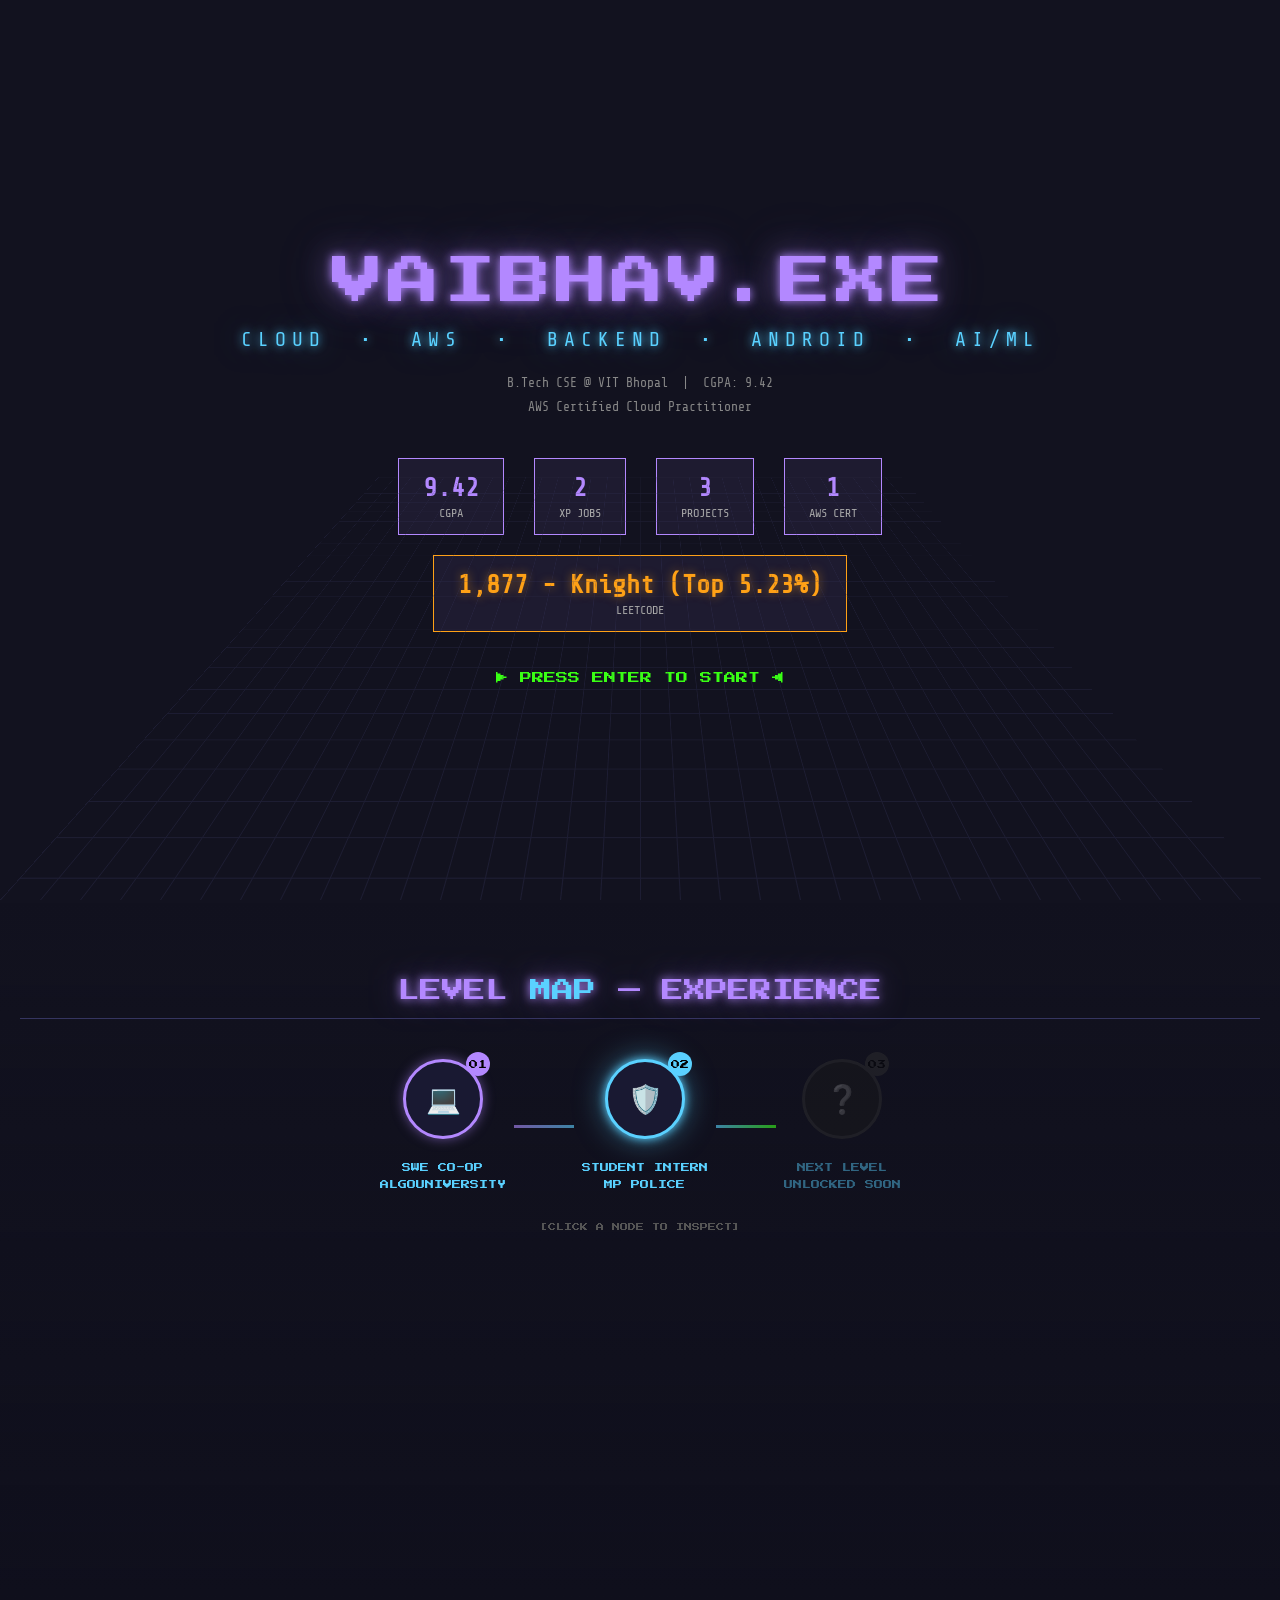
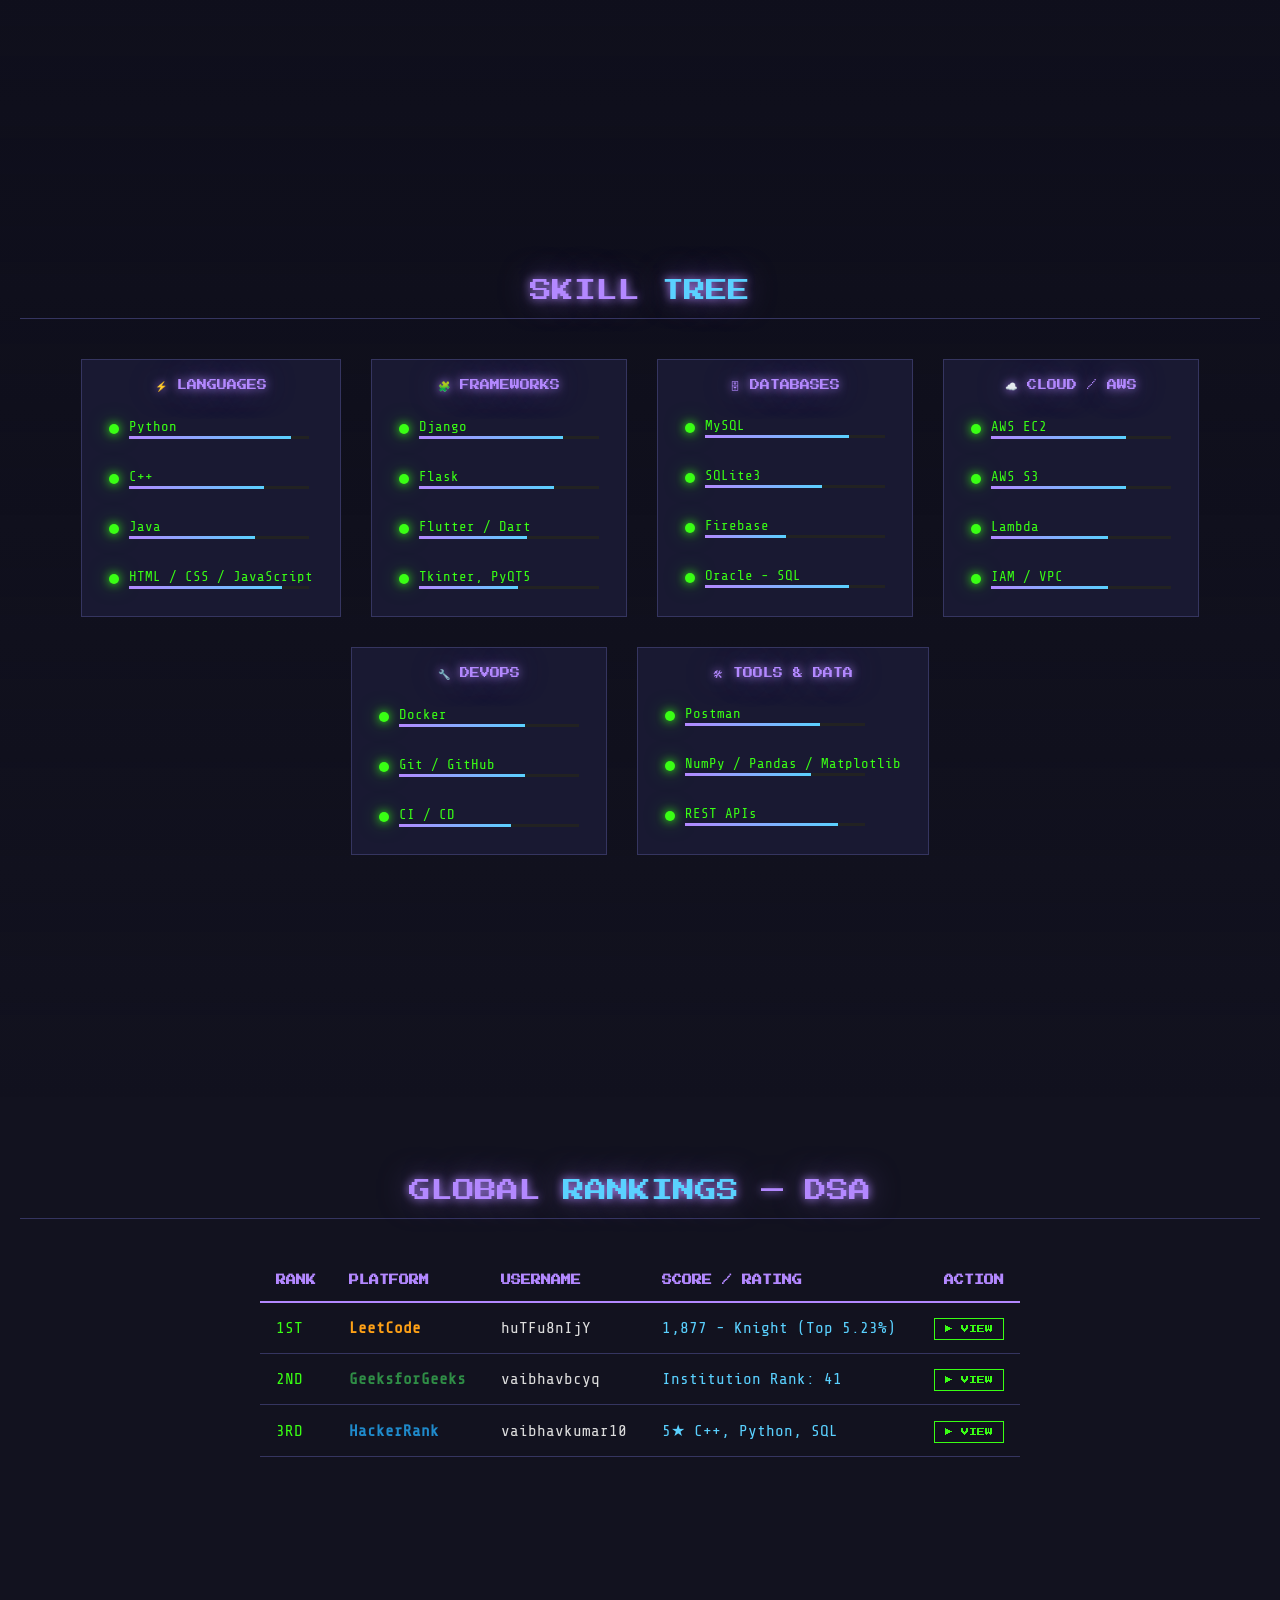
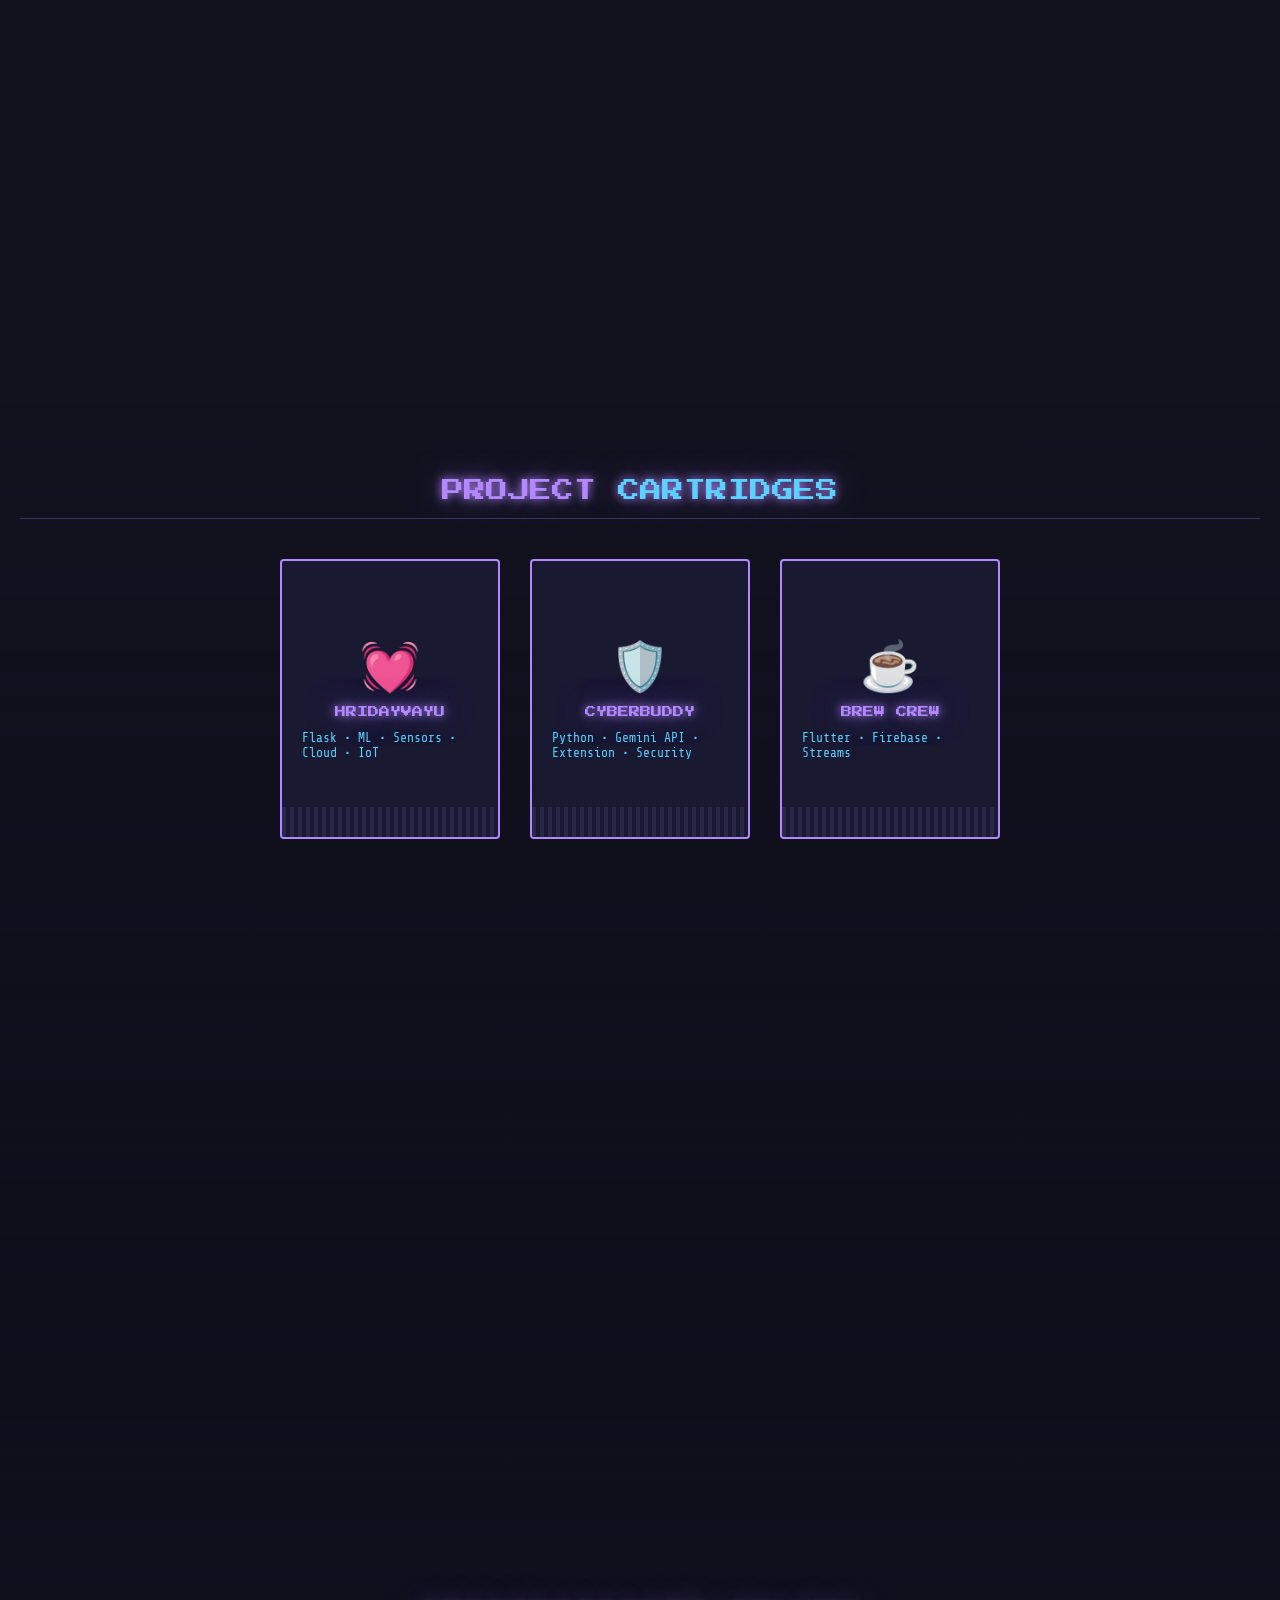
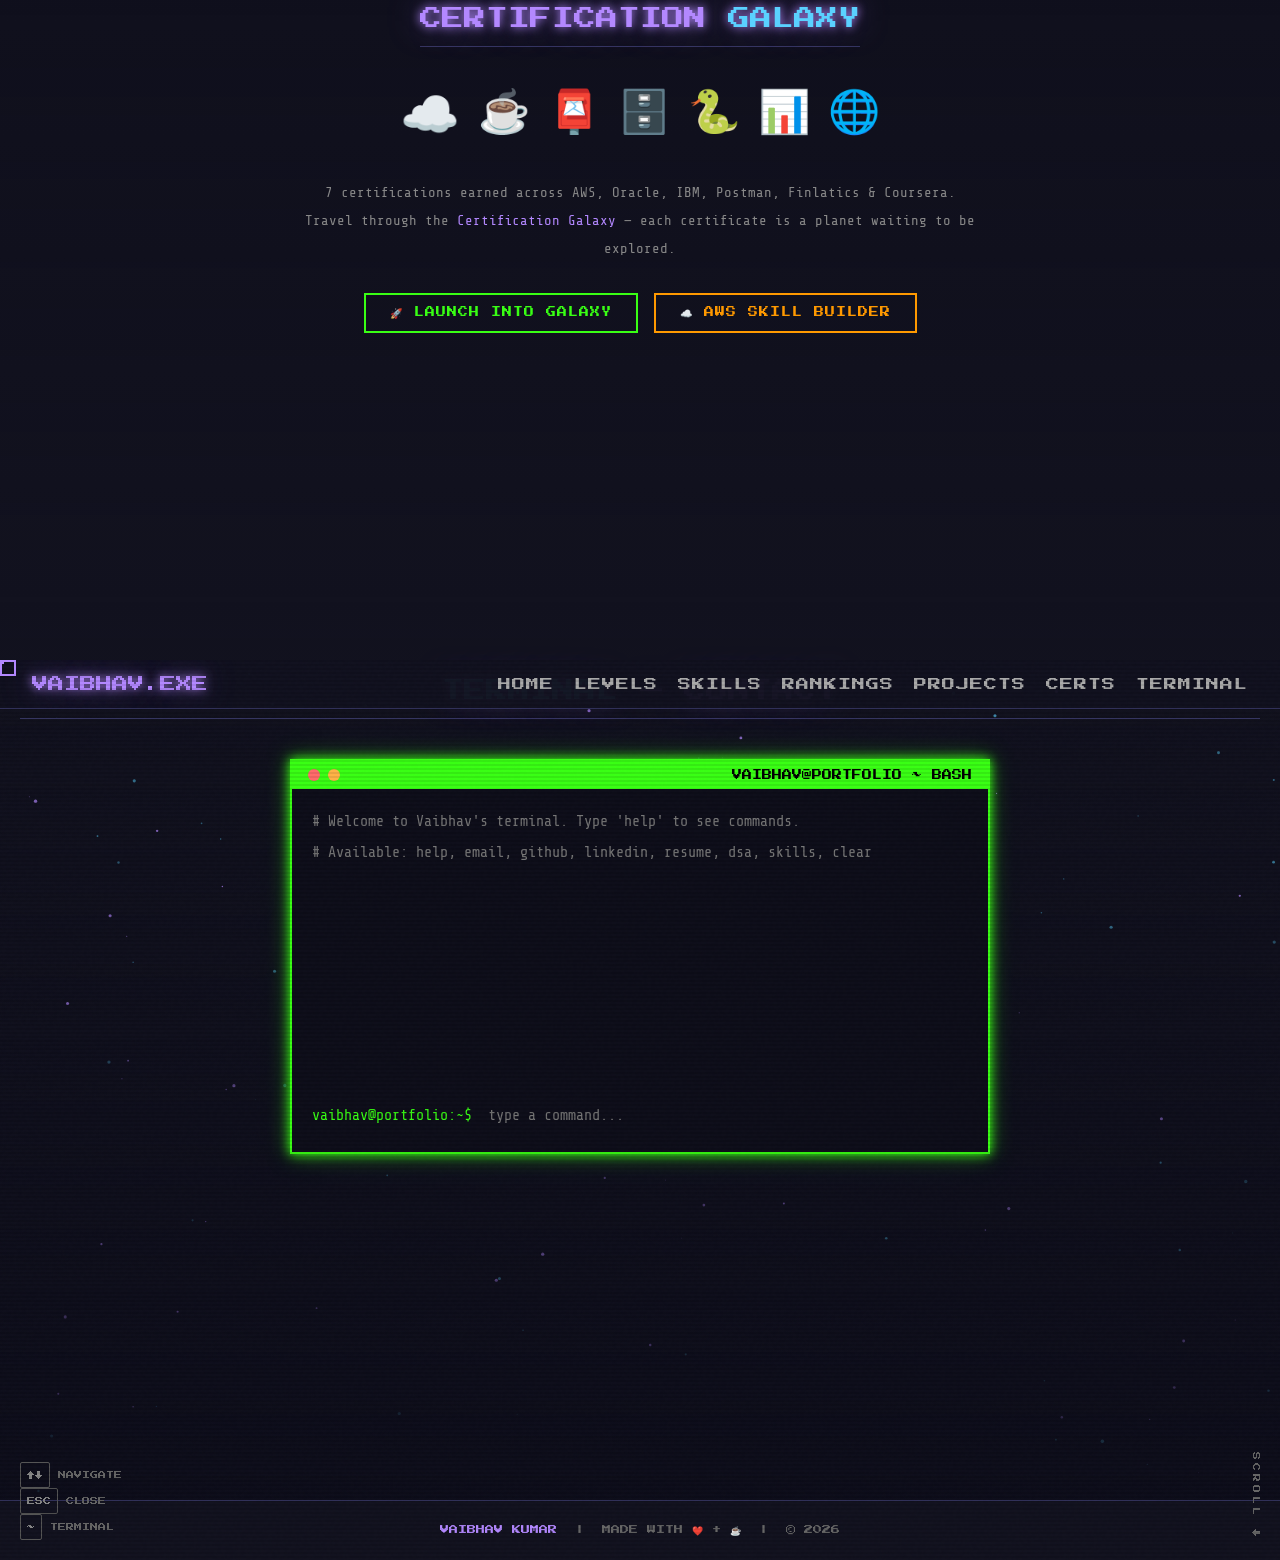
<file: index.html>
<!DOCTYPE html>
<html lang="en">

<head>
    <meta charset="UTF-8" />
    <meta name="viewport" content="width=device-width,initial-scale=1.0,viewport-fit=cover" />
    <title>VAIBHAV.EXE | Cloud • AWS • BACKEND • ANDROID • AI/ML</title>
    <meta name="description"
        content="Vaibhav Kumar — AWS Certified Cloud & Security Developer. Retro arcade interactive portfolio." />
    <meta name="author" content="Vaibhav Kumar" />
    <meta property="og:title" content="VAIBHAV.EXE" />
    <meta property="og:description" content="Cloud • AWS • BACKEND • ANDROID • AI/ML" />
    <link rel="icon"
        href="data:image/svg+xml,<svg xmlns='http://www.w3.org/2000/svg' viewBox='0 0 32 32'><rect width='32' height='32' fill='%230a0a0f'/><text y='24' font-size='24' fill='%23b388ff'>V</text></svg>" />
    <link rel="preconnect" href="https://fonts.googleapis.com" />
    <!-- OPT: non-blocking font load (media=print → onload swap) -->
    <link
        href="https://fonts.googleapis.com/css2?family=Press+Start+2P&family=VT323:wght@400&family=Share+Tech+Mono&display=swap"
        rel="stylesheet" media="print" onload="this.media='all'" />
    <noscript>
        <link href="https://fonts.googleapis.com/css2?family=Press+Start+2P&family=Share+Tech+Mono&display=swap"
            rel="stylesheet" />
    </noscript>

    <link rel="stylesheet" href="css/shared.css">
    <link rel="stylesheet" href="css/index.css">

</head>

<body>

    <!-- CUSTOM CURSOR -->
    <div id="cursor"></div>
    <div id="cursor-dot"></div>

    <!-- LOADER -->
    <div id="loader">
        <div class="loader-title">⚡ VAIBHAV.EXE</div>
        <div style="font-family:var(--mono);font-size:12px;color:#555;">Initializing portfolio subsystems...</div>
        <div class="loader-bar-wrap">
            <div class="loader-bar" id="loaderBar"></div>
        </div>
        <div class="loader-text" id="loaderText">Loading kernel...</div>
    </div>

    <!-- STARFIELD -->
    <canvas id="starfield"></canvas>


    <!-- NAV -->
    <nav id="nav" aria-label="Main Navigation">
        <div class="nav-logo">VAIBHAV.EXE</div>
        <div class="nav-links">
            <a href="#hero">HOME</a>
            <a href="#experience">LEVELS</a>
            <a href="#skills">SKILLS</a>
            <a href="#leaderboard">RANKINGS</a>
            <a href="#projects">PROJECTS</a>
            <a href="#certs">CERTS</a>
            <a href="#contact">TERMINAL</a>
        </div>
        <!-- Spaceship toggle (mobile only) -->
        <button id="ship-toggle" class="ship-toggle" aria-label="Open menu" aria-expanded="false">🚀</button>
    </nav>

    <div id="orbital-menu" class="orbital-menu" aria-hidden="true">
        <button class="orbital-close" id="orbital-close" aria-label="Close menu">✕</button>
        <div class="orbital-center">
            <span class="orbital-ship">🚀</span>
            <span class="orbital-ring"></span>
        </div>
        <a href="#hero" class="orbit-link" style="--i:0"><span class="orbit-emoji">🏠</span><span
                class="orbit-label">HOME</span></a>
        <a href="#experience" class="orbit-link" style="--i:1"><span class="orbit-emoji">⭐</span><span
                class="orbit-label">LEVELS</span></a>
        <a href="#skills" class="orbit-link" style="--i:2"><span class="orbit-emoji">🛸</span><span
                class="orbit-label">SKILLS</span></a>

        <a href="#leaderboard" class="orbit-link" style="--i:3"><span class="orbit-emoji">🏅</span><span
                class="orbit-label">RANKINGS</span></a>

        <a href="#projects" class="orbit-link" style="--i:4"><span class="orbit-emoji">🪐</span><span
                class="orbit-label">PROJECTS</span></a>
        <a href="#certs" class="orbit-link" style="--i:5"><span class="orbit-emoji">🏆</span><span
                class="orbit-label">CERTS</span></a>
        <a href="#contact" class="orbit-link" style="--i:6"><span class="orbit-emoji">💻</span><span
                class="orbit-label">TERMINAL</span></a>
    </div>


    <!-- ══════════ HERO ══════════ -->
    <section id="hero" aria-label="Hero">
        <div class="hero-grid"></div>
        <div class="hero-title">VAIBHAV.EXE</div>
        <div class="hero-sub">CLOUD &nbsp;•&nbsp; AWS &nbsp;•&nbsp; BACKEND &nbsp;•&nbsp; ANDROID &nbsp;•&nbsp; AI/ML
        </div>
        <div
            style="font-family:var(--mono);font-size:13px;color:#888;max-width:500px;text-align:center;line-height:1.8;">
            B.Tech CSE @ VIT Bhopal &nbsp;|&nbsp; CGPA: 9.42<br />
            AWS Certified Cloud Practitioner
        </div>
        <div class="hero-stats">
            <div class="stat-box">
                <div class="stat-num">9.42</div>
                <div class="stat-lbl">CGPA</div>
            </div>
            <div class="stat-box">
                <div class="stat-num" id="expCount">2</div>
                <div class="stat-lbl">XP JOBS</div>
            </div>
            <div class="stat-box">
                <div class="stat-num">3</div>
                <div class="stat-lbl">PROJECTS</div>
            </div>
            <div class="stat-box">
                <div class="stat-num">1</div>
                <div class="stat-lbl">AWS CERT</div>
            </div>
        </div>
        <a href="https://leetcode.com/u/huTFu8nIjY/" target="_blank" style="text-decoration: none; color: inherit;">
            <div class="stat-box" style="border-color: #ffa116;">
                <div class="stat-num" style="color: #ffa116; text-shadow: 0 0 10px #ffa11680;">1,877 - Knight (Top
                    5.23%)</div>
                <div class="stat-lbl">LEETCODE</div>
            </div>
        </a>
        <div class="hero-prompt">▶ PRESS ENTER TO START ◀</div>
    </section>

    <!-- ══════════ EXPERIENCE ══════════ -->
    <section id="experience" aria-label="Experience">
        <div class="sec-heading">LEVEL <span>MAP</span> — EXPERIENCE</div>
        <div class="level-map reveal">
            <div class="level-node" onclick="openPanel('lvl1')" tabindex="0"
                onkeydown="if(event.key==='Enter')openPanel('lvl1')" aria-label="AlgoUniversity">
                <div class="node-circle" title="AlgoUniversity">
                    💻
                    <div class="node-num">01</div>
                </div>
                <div class="node-label">SWE CO-OP<br />ALGOUNIVERSITY</div>
            </div>
            <div class="level-path"></div>
            <div class="level-node" onclick="openPanel('lvl2')" tabindex="0"
                onkeydown="if(event.key==='Enter')openPanel('lvl2')" aria-label="MP Police">
                <div class="node-circle" style="border-color:var(--blue);box-shadow:var(--glow-b);" title="MP Police">
                    🛡️
                    <div class="node-num" style="background:var(--blue);">02</div>
                </div>
                <div class="node-label">STUDENT INTERN<br />MP POLICE</div>
            </div>
            <div class="level-path" style="background:linear-gradient(90deg,var(--blue),var(--green));"></div>
            <div class="level-node" style="opacity:.45;" aria-label="Future">
                <div class="node-circle" style="border-color:#333;box-shadow:none;filter:grayscale(1);">
                    ❓
                    <div class="node-num" style="background:#333;">03</div>
                </div>
                <div class="node-label">NEXT LEVEL<br />UNLOCKED SOON</div>
            </div>
        </div>
        <p style="text-align:center;margin-top:30px;font-family:var(--pixel);font-size:8px;color:#555;">
            [CLICK A NODE TO INSPECT]
        </p>
    </section>

    <!-- EXPERIENCE PANELS -->
    <div class="exp-panel" id="panel-lvl1" role="dialog" aria-modal="true" aria-label="AlgoUniversity details">
        <div class="panel-box">
            <button class="panel-close" onclick="closePanel('lvl1')" aria-label="Close">✕</button>
            <div class="panel-title">💻 SWE CO-OP</div>
            <div class="panel-co">AlgoUniversity &nbsp;|&nbsp; <span style="color:#555;">Co-operative Education</span>
            </div>
            <div class="panel-body">
                <ul class="exp-list">
                    <li>⚡ Built scalable Online Judge using Django + SQLite3</li>
                    <li>🐳 Containerized with Docker & deployed on AWS EC2</li>
                    <li>🔐 Secure multi-language execution sandbox (Python/C++/Java)</li>
                    <li>📈 100+ daily submissions processed reliably</li>
                    <li>🧠 RBAC + real-time evaluation → 80% grading time reduced</li>
                    <li>🚀 CI/CD with GitHub Actions → 40% faster deployments</li>
                </ul>

                <div class="tech-tags">
                    <span>Django</span>
                    <span>Docker</span>
                    <span>AWS</span>
                    <span>CI/CD</span>
                    <span>Python</span>
                </div>

                <div class="exp-links">
                    <a href="https://code-forge.vaibhavkumar.me/" target="_blank" class="exp-btn live">▶ LIVE DEMO</a>
                    <a href="https://github.com/Vaibhav-Kumar10/OJ-Project" target="_blank" class="exp-btn code">⚡
                        SOURCE</a>
                </div>

            </div>
        </div>
    </div>

    <!-- Panels for experience -->
    <div class="exp-panel" id="panel-lvl2" role="dialog" aria-modal="true" aria-label="MP Police details">
        <div class="panel-box" style="border-color:var(--blue);box-shadow:var(--glow-b);">
            <button class="panel-close" onclick="closePanel('lvl2')" aria-label="Close">✕</button>
            <div class="panel-title">🛡️ STUDENT INTERN</div>
            <div class="panel-co">Madhya Pradesh Police &nbsp;|&nbsp; <span style="color:#555;">Cybersecurity
                    Division</span></div>
            <div class="panel-body">
                <ul class="exp-list">
                    <li>🛡️ Worked with Cyber Crime Cell & Forensic Unit</li>
                    <li>📊 Researched 10+ real-world cyber attack patterns</li>
                    <li>🎤 Conducted security awareness sessions for 300+ students</li>
                    <li>🚨 Covered phishing, SIM swap, ATM fraud prevention</li>
                    <li>🏛️ Exposure to government-scale security operations</li>
                </ul>

                <div class="tech-tags">
                    <span>Cybersecurity</span>
                    <span>Digital Forensics</span>
                    <span>Threat Analysis</span>
                    <span>Awareness Training</span>
                </div>
            </div>
        </div>
    </div>

    <!-- ══════════ SKILLS ══════════ -->
    <section id="skills" aria-label="Skills">
        <div class="sec-heading">SKILL <span>TREE</span></div>
        <div class="skill-tree reveal">


            <!-- ══════════ LANGUAGES ══════════ -->
            <div class="skill-branch">
                <div class="branch-title">⚡ LANGUAGES</div>
                <div class="skill-node unlocked">
                    <div class="s-dot"></div>
                    <div>
                        <div class="s-name">Python</div>
                        <div class="xp-bar">
                            <div class="xp-fill" data-w="90"></div>
                        </div>
                    </div>
                </div>

                <div class="skill-node unlocked">
                    <div class="s-dot"></div>
                    <div>
                        <div class="s-name">C++</div>
                        <div class="xp-bar">
                            <div class="xp-fill" data-w="75"></div>
                        </div>
                    </div>
                </div>

                <div class="skill-node unlocked">
                    <div class="s-dot"></div>
                    <div>
                        <div class="s-name">Java</div>
                        <div class="xp-bar">
                            <div class="xp-fill" data-w="70"></div>
                        </div>
                    </div>
                </div>

                <div class="skill-node unlocked">
                    <div class="s-dot"></div>
                    <div>
                        <div class="s-name">HTML / CSS / JavaScript</div>
                        <div class="xp-bar">
                            <div class="xp-fill" data-w="85"></div>
                        </div>
                    </div>
                </div>
            </div>

            <!-- ══════════ FRAMEWORKS ══════════ -->
            <div class="skill-branch">
                <div class="branch-title">🧩 FRAMEWORKS</div>

                <div class="skill-node unlocked">
                    <div class="s-dot"></div>
                    <div>
                        <div class="s-name">Django</div>
                        <div class="xp-bar">
                            <div class="xp-fill" data-w="80"></div>
                        </div>
                    </div>
                </div>

                <div class="skill-node unlocked">
                    <div class="s-dot"></div>
                    <div>
                        <div class="s-name">Flask</div>
                        <div class="xp-bar">
                            <div class="xp-fill" data-w="75"></div>
                        </div>
                    </div>
                </div>

                <div class="skill-node unlocked">
                    <div class="s-dot"></div>
                    <div>
                        <div class="s-name">Flutter / Dart</div>
                        <div class="xp-bar">
                            <div class="xp-fill" data-w="60"></div>
                        </div>
                    </div>
                </div>

                <div class="skill-node unlocked">
                    <div class="s-dot"></div>
                    <div>
                        <div class="s-name">Tkinter, PyQT5</div>
                        <div class="xp-bar">
                            <div class="xp-fill" data-w="55"></div>
                        </div>
                    </div>
                </div>
            </div>


            <!-- ══════════ DATABASES ══════════ -->
            <div class="skill-branch">
                <div class="branch-title">🗄 DATABASES</div>

                <div class="skill-node unlocked">
                    <div class="s-dot"></div>
                    <div>
                        <div class="s-name">MySQL</div>
                        <div class="xp-bar">
                            <div class="xp-fill" data-w="80"></div>
                        </div>
                    </div>
                </div>

                <div class="skill-node unlocked">
                    <div class="s-dot"></div>
                    <div>
                        <div class="s-name">SQLite3</div>
                        <div class="xp-bar">
                            <div class="xp-fill" data-w="65"></div>
                        </div>
                    </div>
                </div>

                <div class="skill-node unlocked">
                    <div class="s-dot"></div>
                    <div>
                        <div class="s-name">Firebase</div>
                        <div class="xp-bar">
                            <div class="xp-fill" data-w="45"></div>
                        </div>
                    </div>

                </div>
                <div class="skill-node unlocked">
                    <div class="s-dot"></div>
                    <div>
                        <div class="s-name">Oracle - SQL</div>
                        <div class="xp-bar">
                            <div class="xp-fill" data-w="80"></div>
                        </div>
                    </div>
                </div>
            </div>

            <!-- ══════════ CLOUD & AWS ══════════ -->
            <div class="skill-branch">
                <div class="branch-title">☁️ CLOUD / AWS</div>

                <div class="skill-node unlocked">
                    <div class="s-dot"></div>
                    <div>
                        <div class="s-name">AWS EC2</div>
                        <div class="xp-bar">
                            <div class="xp-fill" data-w="75"></div>
                        </div>
                    </div>
                </div>

                <div class="skill-node unlocked">
                    <div class="s-dot"></div>
                    <div>
                        <div class="s-name">AWS S3</div>
                        <div class="xp-bar">
                            <div class="xp-fill" data-w="75"></div>
                        </div>
                    </div>
                </div>

                <div class="skill-node unlocked">
                    <div class="s-dot"></div>
                    <div>
                        <div class="s-name">Lambda</div>
                        <div class="xp-bar">
                            <div class="xp-fill" data-w="65"></div>
                        </div>
                    </div>
                </div>

                <div class="skill-node unlocked">
                    <div class="s-dot"></div>
                    <div>
                        <div class="s-name">IAM / VPC</div>
                        <div class="xp-bar">
                            <div class="xp-fill" data-w="65"></div>
                        </div>
                    </div>
                </div>

            </div>


            <!-- ══════════ DevOps ══════════ -->
            <div class="skill-branch">
                <div class="branch-title">🔧 DEVOPS</div>
                <div class="skill-node unlocked">
                    <div class="s-dot"></div>
                    <div>
                        <div class="s-name">Docker</div>
                        <div class="xp-bar">
                            <div class="xp-fill" data-w="70"></div>
                        </div>
                    </div>
                </div>

                <div class="skill-node unlocked">
                    <div class="s-dot"></div>
                    <div>
                        <div class="s-name">Git / GitHub</div>
                        <div class="xp-bar">
                            <div class="xp-fill" data-w="70"></div>
                        </div>
                    </div>
                </div>

                <div class="skill-node unlocked">
                    <div class="s-dot"></div>
                    <div>
                        <div class="s-name">CI / CD</div>
                        <div class="xp-bar">
                            <div class="xp-fill" data-w="62"></div>
                        </div>
                    </div>
                </div>

                <!-- <div class="skill-node locked">
                    <div class="s-dot"></div>
                    <div>
                        <div class="s-name">Kubernetes</div>
                        <div class="xp-bar">
                            <div class="xp-fill" data-w="20"></div>
                        </div>
                    </div>
                </div> -->
            </div>


            <!-- ══════════ TOOLS & DATA ══════════ -->
            <div class="skill-branch">
                <div class="branch-title">🛠 TOOLS & DATA</div>

                <div class="skill-node unlocked">
                    <div class="s-dot"></div>
                    <div>
                        <div class="s-name">Postman</div>
                        <div class="xp-bar">
                            <div class="xp-fill" data-w="75"></div>
                        </div>
                    </div>
                </div>

                <div class="skill-node unlocked">
                    <div class="s-dot"></div>
                    <div>
                        <div class="s-name">NumPy / Pandas / Matplotlib</div>
                        <div class="xp-bar">
                            <div class="xp-fill" data-w="70"></div>
                        </div>
                    </div>
                </div>

                <div class="skill-node unlocked">
                    <div class="s-dot"></div>
                    <div>
                        <div class="s-name">REST APIs</div>
                        <div class="xp-bar">
                            <div class="xp-fill" data-w="85"></div>
                        </div>
                    </div>
                </div>
            </div>

        </div>
    </section>

    <!-- ══════════ LEADERBOARD ══════════ -->
    <section id="leaderboard" aria-label="Coding Profiles">
        <div class="sec-heading">GLOBAL <span>RANKINGS</span> — DSA</div>
        <div class="reveal"
            style="display: flex; justify-content: center; max-width: 800px; margin: 0 auto; padding: 0 20px;">
            <table class="leaderboard-table">
                <thead>
                    <tr>
                        <th>RANK</th>
                        <th>PLATFORM</th>
                        <th>USERNAME</th>
                        <th>SCORE / RATING</th>
                        <th style="text-align: right;">ACTION</th>
                    </tr>
                </thead>
                <tbody>
                    <tr>
                        <td data-label="RANK" class="rank">1ST</td>
                        <td data-label="PLATFORM" style="font-weight: bold; color: #ffa116;">LeetCode</td>
                        <td data-label="USERNAME" style="color: #ddd;">huTFu8nIjY</td>
                        <td data-label="SCORE" style="color: var(--blue);">1,877 - Knight (Top 5.23%)</td>
                        <td data-label="ACTION" class="action-cell">
                            <a href="https://leetcode.com/u/huTFu8nIjY/" target="_blank" class="view-btn">▶ VIEW</a>
                        </td>
                    </tr>

                    <tr>
                        <td data-label="RANK" class="rank">2ND</td>
                        <td data-label="PLATFORM" style="font-weight: bold; color: #2f8d46;">GeeksforGeeks</td>
                        <td data-label="USERNAME" style="color: #ddd;">vaibhavbcyq</td>
                        <td data-label="SCORE" style="color: var(--blue);">Institution Rank: 41</td>
                        <td data-label="ACTION" class="action-cell">
                            <a href="https://www.geeksforgeeks.org/profile/vaibhavbcyq?tab=activity" target="_blank"
                                class="view-btn">▶ VIEW</a>
                        </td>
                    </tr>

                    <tr>
                        <td data-label="RANK" class="rank">3RD</td>
                        <td data-label="PLATFORM" style="font-weight: bold; color: #1f8acb;">HackerRank</td>
                        <td data-label="USERNAME" style="color: #ddd;">vaibhavkumar10</td>
                        <td data-label="SCORE" style="color: var(--blue);">5★ C++, Python, SQL</td>
                        <td data-label="ACTION" class="action-cell">
                            <a href="https://www.hackerrank.com/profile/vaibhav_23bce101" target="_blank"
                                class="view-btn">▶
                                VIEW</a>
                        </td>
                    </tr>

                    <!-- 
                    <tr>
                        <td data-label="RANK" class="rank">4TH</td>
                        <td data-label="PLATFORM" style="font-weight: bold; color: #5B4638;">CodeChef</td>
                        <td data-label="USERNAME" style="color: #ddd;">vaibhavkumar10</td>
                        <td data-label="SCORE" style="color: var(--blue);">1★ (1262+)</td>
                        <td data-label="ACTION" class="action-cell">
                            <a href="https://www.codechef.com/users/vaibhavkumar10" target="_blank" class="view-btn">▶
                                VIEW</a>
                        </td>
                    </tr>
                    -->

                    <!-- 
                        <tr style="border-bottom: 1px solid var(--border); transition: background 0.2s;"
                            onmouseover="this.style.background='rgba(90,209,255,0.08)'"
                            onmouseout="this.style.background='transparent'">
                            <td style="padding: 16px; color: var(--green);">2ND</td>
                            <td style="padding: 16px; font-weight: bold; color: #1f8acb;">Codeforces</td>
                            <td style="padding: 16px; color: #ddd;">Vaibhav...</td>
                            <td style="padding: 16px; color: var(--blue);">Newbie (969)</td>
                            <td style="padding: 16px; text-align: right;"><a href="https://codeforces.com/profile/VaibhavKumar10
                            " target="_blank" style="color: var(--green); text-decoration: none; font-family: var(--pixel); font-size: 8px; border: 1px solid var(--green); padding: 4px 8px;">▶
                                    VIEW</a></td>
                        </tr>
                    -->

                </tbody>
            </table>
        </div>
    </section>


    <!-- ══════════ PROJECTS ══════════ -->
    <section id="projects" aria-label="Projects">
        <div class="sec-heading">PROJECT <span>CARTRIDGES</span></div>
        <div class="cartridges reveal">

            <!-- HRIDAYVAYU -->
            <div class="cartridge" aria-label="HridayVayu project">
                <div class="cart-inner">
                    <div class="cart-front">
                        <div class="cart-icon">💓</div>
                        <div class="cart-name">HRIDAYVAYU</div>
                        <div class="cart-tech">Flask • ML • Sensors • Cloud • IoT</div>
                    </div>
                    <div class="cart-back">
                        <div class="cart-name">HRIDAYVAYU</div>
                        <div class="cart-desc">
                            ML-powered asthma risk prediction system integrating live sensor data.
                            Achieved 87% accuracy and reduced alert latency by 30% with real-time analytics pipeline.
                        </div>
                        <!-- <a href="https://github.com/Vaibhav-Kumar10" class="cart-link" target="_blank" rel="noopener">
                            ▶ VIEW CODE
                        </a> -->
                    </div>
                </div>
            </div>


            <!-- CYBERBUDDY -->
            <div class="cartridge" aria-label="CyberBuddy project">
                <div class="cart-inner">
                    <div class="cart-front">
                        <div class="cart-icon">🛡️</div>
                        <div class="cart-name">CYBERBUDDY</div>
                        <div class="cart-tech">Python • Gemini API • Extension • Security</div>
                    </div>
                    <div class="cart-back">
                        <div class="cart-name">CYBERBUDDY</div>
                        <div class="cart-desc">
                            AI-powered Chrome extension that detects phishing URLs in real time
                            using Google Gemini API and ML classification to protect users from cyber threats.
                        </div>
                        <a href="https://github.com/Vaibhav-Kumar10" class="cart-link" target="_blank" rel="noopener"
                            aria-label="View CyberBuddy source code on GitHub">
                            ▶ VIEW CODE
                        </a>
                    </div>
                </div>
            </div>


            <!-- BREW CREW -->
            <div class="cartridge" aria-label="Brew Crew project">
                <div class="cart-inner">
                    <div class="cart-front">
                        <div class="cart-icon">☕</div>
                        <div class="cart-name">BREW CREW</div>
                        <div class="cart-tech">Flutter • Firebase • Streams</div>
                    </div>
                    <div class="cart-back">
                        <div class="cart-name">BREW CREW</div>
                        <div class="cart-desc">
                            Real-time cloud-based coffee shop app using Firebase Auth + Firestore streams.
                            Event-driven architecture with live sync, layered state management, and reactive UI updates.
                        </div>
                        <a href="https://github.com/Vaibhav-Kumar10/Coffee-App" class="cart-link" target="_blank"
                            rel="noopener" aria-label="View Brew Crew source code on GitHub">
                            ▶ VIEW CODE
                        </a>
                    </div>
                </div>
            </div>

        </div>
    </section>


    <!-- ══════════ CERTIFICATIONS TEASER ══════════ -->
    <section id="certs" aria-label="Certifications"
        style="display:flex;flex-direction:column;align-items:center;justify-content:center;text-align:center;">
        <div class="sec-heading">CERTIFICATION <span>GALAXY</span></div>
        <div class="reveal" style="max-width:680px;width:100%;">

            <!-- Mini planet preview row -->
            <div style="display:flex;justify-content:center;gap:18px;flex-wrap:wrap;margin-bottom:36px;">
                <div style="font-size:48px;animation:certFloat 3s ease-in-out infinite;" title="AWS">☁️</div>
                <div style="font-size:42px;animation:certFloat 3s ease-in-out infinite;animation-delay:.4s;"
                    title="Oracle">☕</div>
                <div style="font-size:42px;animation:certFloat 3s ease-in-out infinite;animation-delay:.8s;"
                    title="Postman">📮</div>
                <div style="font-size:42px;animation:certFloat 3s ease-in-out infinite;animation-delay:1.2s;"
                    title="IBM SQL">🗄️</div>
                <div style="font-size:42px;animation:certFloat 3s ease-in-out infinite;animation-delay:1.6s;"
                    title="IBM Python">🐍</div>
                <div style="font-size:42px;animation:certFloat 3s ease-in-out infinite;animation-delay:2s;"
                    title="Finlatics">📊</div>
                <div style="font-size:42px;animation:certFloat 3s ease-in-out infinite;animation-delay:2.4s;"
                    title="Coursera">🌐</div>
            </div>

            <div style="font-family:var(--mono);font-size:14px;color:#888;line-height:2;margin-bottom:30px;">
                7 certifications earned across AWS, Oracle, IBM, Postman, Finlatics &amp; Coursera.<br />
                Travel through the <span style="color:var(--purple);">Certification Galaxy</span> — each certificate is
                a planet waiting to be explored.
            </div>

            <div style="display:flex;justify-content:center;gap:16px;flex-wrap:wrap;">
                <a href="certifications.html"
                    style="font-family:var(--pixel);font-size:10px;color:var(--green);border:2px solid var(--green);padding:12px 24px;text-decoration:none;letter-spacing:1px;transition:.2s;display:inline-block;"
                    onmouseover="this.style.background='var(--green)';this.style.color='#000';"
                    onmouseout="this.style.background='transparent';this.style.color='var(--green)';"
                    aria-label="Explore Certification Galaxy">
                    🚀 LAUNCH INTO GALAXY
                </a>

                <a href="https://skillsprofile.skillbuilder.aws/user/VaibhavKumar/certification-badges" target="_blank"
                    style="font-family:var(--pixel);font-size:10px;color:#ff9900;border:2px solid #ff9900;padding:12px 24px;text-decoration:none;letter-spacing:1px;transition:.2s;display:inline-block;"
                    onmouseover="this.style.background='#ff9900';this.style.color='#000';"
                    onmouseout="this.style.background='transparent';this.style.color='#ff9900';">
                    ☁️ AWS SKILL BUILDER
                </a>
            </div>

        </div>
    </section>
    <style>
        @keyframes certFloat {

            0%,
            100% {
                transform: translateY(0px) rotate(0deg);
            }

            50% {
                transform: translateY(-12px) rotate(5deg);
            }
        }
    </style>

    <!-- ══════════ CONTACT TERMINAL ══════════ -->
    <section id="contact" aria-label="Contact Terminal">
        <div class="sec-heading"><span>TERMINAL</span> — CONTACT</div>
        <div class="reveal">
            <div class="terminal" role="region" aria-label="Interactive terminal">
                <div class="term-header">
                    <div class="term-dot" style="background:#ff6b6b;"></div>
                    <div class="term-dot" style="background:#ffb347;"></div>
                    <div class="term-dot" style="background:#39ff14;"></div>
                    <div class="term-title">VAIBHAV@PORTFOLIO ~ BASH</div>
                </div>
                <div class="term-body" id="termBody">
                    <div class="term-line comment"># Welcome to Vaibhav's terminal. Type 'help' to see commands.</div>
                    <div class="term-line comment"># Available: help, email, github, linkedin, resume, dsa, skills,
                        clear</div>
                </div>
                <div class="term-input-row">
                    <span class="term-prompt">vaibhav@portfolio:~$&nbsp;</span>
                    <input type="text" id="term-input" placeholder="type a command..." aria-label="Terminal input"
                        autocomplete="off" spellcheck="false" />
                </div>
            </div>
        </div>
    </section>

    <!-- FOOTER -->
    <footer>
        <span>VAIBHAV KUMAR</span> &nbsp;|&nbsp; MADE WITH ❤️ + ☕ &nbsp;|&nbsp; © 2026
    </footer>

    <!-- SCROLL HINT -->
    <div class="scroll-hint" aria-hidden="true">SCROLL ↓</div>

    <!-- KEY HINTS -->
    <div class="key-hint" aria-hidden="true">
        <span class="key">↑↓</span> NAVIGATE<br />
        <span class="key">ESC</span> CLOSE<br />
        <span class="key">~</span> TERMINAL
    </div>

    <script src="js/shared.js"></script>
    <script src="js/index.js"></script>

</body>


</html>
</file>
<file: css/shared.css>
/* ══════════════════════════════════════════════════════════════
   shared.css — Common styles used by both index.html and
   certifications.html (variables, reset, cursor, nav, orbital
   menu, footer, scrollbar, accessibility).
   ══════════════════════════════════════════════════════════════ */

/* ─── CSS Variables ─── */
:root {
    --black: #12121f;
    --purple: #b388ff;
    --blue: #5ad1ff;
    --red: #ff6b6b;
    --green: #39ff14;
    --dark: #151530;
    --card: #191932;
    --border: #353560;
    --glow-p: 0 0 10px #b388ff, 0 0 30px #b388ff80;
    --glow-b: 0 0 10px #5ad1ff, 0 0 30px #5ad1ff80;
    --glow-g: 0 0 10px #39ff14, 0 0 20px #39ff1480;
    --pixel: 'Press Start 2P', monospace;
    --mono: 'Share Tech Mono', monospace;
}

/* ─── Reset ─── */
* {
    margin: 0;
    padding: 0;
    box-sizing: border-box;
}

html {
    scroll-behavior: smooth;
}

body {
    background: var(--black);
    color: #eeeeff;
    font-family: var(--mono);
    font-size: 16px;
    overflow-x: hidden;
    cursor: none;
}

/* ─── Custom Cursor ─── */
#cursor {
    position: fixed;
    top: 0;
    left: 0;
    width: 16px;
    height: 16px;
    border: 2px solid var(--purple);
    pointer-events: none;
    z-index: 9999;
    transition: transform .08s linear;
    image-rendering: pixelated;
    will-change: transform;
}

#cursor-dot {
    position: fixed;
    top: 0;
    left: 0;
    width: 4px;
    height: 4px;
    background: var(--purple);
    pointer-events: none;
    z-index: 9999;
    will-change: transform;
}

/* ─── Scanlines overlay ─── */
body::before {
    content: '';
    position: fixed;
    inset: 0;
    background: repeating-linear-gradient(0deg, transparent, transparent 2px,
            rgba(0, 0, 0, .08) 2px, rgba(0, 0, 0, .08) 4px);
    pointer-events: none;
    z-index: 9990;
    animation: scanScroll 8s linear infinite;
}

@keyframes scanScroll {
    from {
        background-position: 0 0;
    }

    to {
        background-position: 0 100%;
    }
}

/* ─── Noise texture overlay ─── */
body::after {
    content: '';
    position: fixed;
    inset: 0;
    background-image: url("data:image/svg+xml,%3Csvg viewBox='0 0 256 256' xmlns='http://www.w3.org/2000/svg'%3E%3Cfilter id='noise'%3E%3CfeTurbulence type='fractalNoise' baseFrequency='0.9' numOctaves='4' stitchTiles='stitch'/%3E%3C/filter%3E%3Crect width='100%25' height='100%25' filter='url(%23noise)' opacity='0.03'/%3E%3C/svg%3E");
    pointer-events: none;
    z-index: 9989;
    opacity: .4;
}

/* ─── Starfield canvas ─── */
#starfield {
    position: fixed;
    inset: 0;
    z-index: 0;
    pointer-events: none;
}

/* ─── Navigation bar ─── */
#nav {
    position: fixed;
    top: 0;
    left: 0;
    right: 0;
    z-index: 500;
    display: flex;
    justify-content: space-between;
    align-items: center;
    padding: 16px 32px;
    background: rgba(18, 18, 31, .97);
    border-bottom: 1px solid var(--border);
    contain: layout paint;
}

.nav-logo {
    font-family: var(--pixel);
    font-size: clamp(12px, 1.4vw, 16px);
    color: var(--purple);
    text-shadow: var(--glow-p);
    text-decoration: none;
    cursor: pointer;
}

.nav-links {
    display: flex;
    gap: 20px;
    align-items: center;
}

.nav-links a {
    font-family: var(--pixel);
    font-size: clamp(10px, 1.1vw, 13px);
    color: #aaa;
    text-decoration: none;
    transition: color .2s, text-shadow .2s;
    letter-spacing: 1px;
}

.nav-links a:hover {
    color: var(--blue);
    text-shadow: var(--glow-b);
}

.nav-links a.active {
    color: var(--purple);
    text-shadow: var(--glow-p);
}

/* ─── Shared keyframes ─── */
@keyframes flicker {

    0%,
    95%,
    100% {
        opacity: 1;
    }

    96%,
    98% {
        opacity: .3;
    }
}

@keyframes blink {
    50% {
        opacity: 0;
    }
}

/* ─── Footer ─── */
footer {
    text-align: center;
    padding: 24px;
    border-top: 1px solid var(--border);
    font-family: var(--pixel);
    font-size: 9px;
    color: #666;
    background: var(--black);
    position: relative;
    z-index: 1;
}

footer span {
    color: var(--purple);
}

footer a {
    color: var(--blue);
    text-decoration: none;
}

footer a:hover {
    text-shadow: var(--glow-b);
}

/* ─── Reveal animation (used by both pages) ─── */
.reveal {
    opacity: 0;
    transform: translateY(30px);
    transition: all .6s ease;
}

.reveal.visible {
    opacity: 1;
    transform: translateY(0);
}

/* ─── Scrollbar ─── */
::-webkit-scrollbar {
    width: 6px;
}

::-webkit-scrollbar-track {
    background: var(--black);
}

::-webkit-scrollbar-thumb {
    background: var(--border);
}

::-webkit-scrollbar-thumb:hover {
    background: var(--purple);
}

/* ══════════════════════════════════════════════════════════════
   SPACESHIP TOGGLE (mobile only)
   ══════════════════════════════════════════════════════════════ */
.ship-toggle {
    display: none;
    /* shown via @media below */
    background: none;
    border: 2px solid var(--purple);
    color: var(--purple);
    font-size: 22px;
    padding: 4px 10px;
    cursor: pointer;
    border-radius: 4px;
    transition: transform .25s, box-shadow .25s;
    position: relative;
    z-index: 501;
    line-height: 1;
}

.ship-toggle:hover,
.ship-toggle:focus-visible {
    transform: scale(1.15) rotate(-8deg);
    box-shadow: var(--glow-p);
    outline: none;
}

.ship-toggle[aria-expanded="true"] {
    box-shadow: var(--glow-p);
}

/* ══════════════════════════════════════════════════════════════
   ORBITAL MENU OVERLAY (mobile full-screen nav)
   ══════════════════════════════════════════════════════════════ */
.orbital-menu {
    position: fixed;
    inset: 0;
    z-index: 900;
    background: radial-gradient(ellipse at center,
            rgba(18, 18, 31, .97) 0%,
            rgba(10, 10, 15, .99) 100%);
    display: flex;
    align-items: center;
    justify-content: center;
    opacity: 0;
    visibility: hidden;
    transition: opacity .35s ease, visibility .35s;
}

.orbital-menu.open {
    opacity: 1;
    visibility: visible;
}

.orbital-close {
    position: absolute;
    top: 24px;
    right: 28px;
    background: none;
    border: 2px solid var(--red);
    color: var(--red);
    font-size: 18px;
    width: 40px;
    height: 40px;
    border-radius: 50%;
    cursor: pointer;
    font-family: var(--pixel);
    transition: transform .2s, box-shadow .2s;
    z-index: 910;
    display: flex;
    align-items: center;
    justify-content: center;
}

.orbital-close:hover {
    transform: scale(1.2) rotate(90deg);
    box-shadow: 0 0 20px var(--red);
}

.orbital-center {
    position: absolute;
    display: flex;
    align-items: center;
    justify-content: center;
}

.orbital-ship {
    font-size: 48px;
    filter: drop-shadow(0 0 20px var(--purple));
    animation: shipPulse 2s ease-in-out infinite;
    z-index: 2;
}

@keyframes shipPulse {

    0%,
    100% {
        transform: scale(1);
        filter: drop-shadow(0 0 20px var(--purple));
    }

    50% {
        transform: scale(1.08);
        filter: drop-shadow(0 0 35px var(--blue));
    }
}

.orbital-ring {
    position: absolute;
    width: 260px;
    height: 260px;
    border: 1px solid rgba(179, 136, 255, .15);
    border-radius: 50%;
    animation: ringRotate 12s linear infinite;
}

@keyframes ringRotate {
    to {
        transform: rotate(360deg);
    }
}

/* Orbit links: positioned using CSS custom property --i as angle index */
.orbit-link {
    position: absolute;
    text-decoration: none;
    display: flex;
    flex-direction: column;
    align-items: center;
    gap: 6px;
    /* transform: rotate(calc(var(--i) * 60deg)) translateX(0) rotate(calc(var(--i) * -60deg)) scale(0); */
    transform: rotate(calc(var(--i) * 51.4deg)) translateX(0) rotate(calc(var(--i) * -51.4deg)) scale(0);
    opacity: 0;
    transition: transform .45s cubic-bezier(.34, 1.56, .64, 1), opacity .3s ease;
    transition-delay: calc(var(--i) * 70ms);
}

/* .orbital-menu.open .orbit-link {
    transform: rotate(calc(var(--i) * 60deg)) translateX(130px) rotate(calc(var(--i) * -60deg)) scale(1);
    opacity: 1;
} */

.orbital-menu.open .orbit-link {
    transform: rotate(calc(var(--i) * 51.4deg)) translateX(130px) rotate(calc(var(--i) * -51.4deg)) scale(1);
    opacity: 1;
}

.orbit-emoji {
    font-size: 36px;
    display: flex;
    align-items: center;
    justify-content: center;
    width: 64px;
    height: 64px;
    border-radius: 50%;
    background: rgba(179, 136, 255, .08);
    border: 2px solid rgba(179, 136, 255, .25);
    transition: transform .25s, border-color .25s, box-shadow .25s;
}

.orbit-link:hover .orbit-emoji,
.orbit-link:focus .orbit-emoji {
    transform: scale(1.2);
    border-color: var(--blue);
    box-shadow: 0 0 25px rgba(90, 209, 255, .5);
}

.orbit-label {
    font-family: var(--pixel);
    font-size: 7px;
    color: var(--blue);
    letter-spacing: 1px;
    text-shadow: 0 0 10px rgba(90, 209, 255, .4);
    opacity: 0;
    transform: translateY(-4px);
    transition: opacity .2s, transform .2s;
}

.orbit-link:hover .orbit-label,
.orbit-link:focus .orbit-label {
    opacity: 1;
    transform: translateY(0);
}

/* ══════════════════════════════════════════════════════════════
   RESPONSIVE — shared breakpoints
   ══════════════════════════════════════════════════════════════ */
@media (max-width: 768px) {
    .nav-links {
        display: none;
    }

    .ship-toggle {
        display: flex;
    }

    #nav {
        padding: 12px 16px;
    }

    /* Smaller orbit on compact screens */
    .orbital-ring {
        width: 200px;
        height: 200px;
    }

    /* .orbital-menu.open .orbit-link {
        transform: rotate(calc(var(--i) * 60deg)) translateX(105px) rotate(calc(var(--i) * -60deg)) scale(1);
    } */

    .orbital-menu.open .orbit-link {
        transform: rotate(calc(var(--i) * 51.4deg)) translateX(105px) rotate(calc(var(--i) * -51.4deg)) scale(1);
    }

    /* Larger touch targets */
    .orbit-emoji {
        width: 60px;
        height: 60px;
        font-size: 30px;
    }

    /* Always show labels on mobile (no hover state on touch) */
    .orbit-label {
        opacity: 1;
        transform: translateY(0);
    }
}

/* ─── Reduced motion a11y ─── */
@media (prefers-reduced-motion: reduce) {

    *,
    *::before,
    *::after {
        animation-duration: 0.01ms !important;
        animation-iteration-count: 1 !important;
        transition-duration: 0.01ms !important;
    }

    #starfield {
        display: none;
    }

    body::before {
        animation: none;
    }
}
</file>
<file: css/index.css>
/* ══════════════════════════════════════════════════════════════
   index.css — Styles specific to index.html only.
   Requires: css/shared.css loaded first.
   ══════════════════════════════════════════════════════════════ */

/* ─── Loader ─── */
#loader {
    position: fixed;
    inset: 0;
    background: var(--black);
    z-index: 9000;
    display: flex;
    flex-direction: column;
    align-items: center;
    justify-content: center;
    gap: 30px;
}

.loader-title {
    font-family: var(--pixel);
    font-size: clamp(14px, 3vw, 24px);
    color: var(--purple);
    text-shadow: var(--glow-p);
    animation: flicker 2s infinite;
}

.loader-bar-wrap {
    width: 320px;
    height: 20px;
    border: 2px solid var(--purple);
    padding: 3px;
}

.loader-bar {
    height: 100%;
    background: linear-gradient(90deg, var(--purple), var(--blue));
    width: 0%;
    transition: width .05s;
}

.loader-text {
    font-family: var(--mono);
    font-size: 14px;
    color: var(--green);
    min-height: 20px;
}

/* ─── Sections ─── */
section {
    min-height: 100vh;
    position: relative;
    z-index: 1;
    padding: 80px 20px 40px;
}

/* ─── Hero ─── */
#hero {
    display: flex;
    flex-direction: column;
    align-items: center;
    justify-content: center;
    text-align: center;
    gap: 20px;
}

.hero-grid {
    position: absolute;
    inset: 0;
    background-image:
        linear-gradient(var(--border) 1px, transparent 1px),
        linear-gradient(90deg, var(--border) 1px, transparent 1px);
    background-size: 40px 40px;
    opacity: .3;
    transform: perspective(600px) rotateX(40deg) scaleY(1.5);
    transform-origin: bottom;
    pointer-events: none;
}

.hero-title {
    font-family: var(--pixel);
    font-size: clamp(20px, 5vw, 52px);
    color: var(--purple);
    text-shadow: var(--glow-p), 0 0 60px #b388ff40;
    animation: flicker 3s infinite;
    letter-spacing: 4px;
    will-change: transform;
}

.hero-sub {
    font-family: var(--mono);
    font-size: clamp(14px, 2.2vw, 20px);
    color: var(--blue);
    text-shadow: var(--glow-b);
    letter-spacing: 6px;
    will-change: transform;
}

.hero-prompt {
    font-family: var(--pixel);
    font-size: 12px;
    color: var(--green);
    animation: blink 1s step-end infinite;
    margin-top: 20px;
}

.hero-stats {
    display: flex;
    gap: 30px;
    margin-top: 20px;
    flex-wrap: wrap;
    justify-content: center;
}

.stat-box {
    border: 1px solid var(--purple);
    padding: 14px 24px;
    text-align: center;
    background: rgba(179, 136, 255, .08);
    transition: all .3s;
    font-family: var(--mono);
}

.stat-box:hover {
    background: rgba(179, 136, 255, .15);
    box-shadow: var(--glow-p);
}

.stat-num {
    color: var(--purple);
    font-size: 26px;
    font-weight: bold;
}

.stat-lbl {
    font-size: 12px;
    color: #aaa;
    margin-top: 4px;
}

/* ─── Section heading ─── */
.sec-heading {
    font-family: var(--pixel);
    font-size: clamp(14px, 2.8vw, 22px);
    color: var(--purple);
    text-shadow: var(--glow-p);
    margin-bottom: 40px;
    text-align: center;
    border-bottom: 1px solid var(--border);
    padding-bottom: 16px;
}

.sec-heading span {
    color: var(--blue);
}

/* ─── Experience Level Map ─── */
#experience {
    background: linear-gradient(180deg, transparent, rgba(13, 13, 26, .6));
}

.level-map {
    display: flex;
    align-items: center;
    justify-content: center;
    gap: 0;
    flex-wrap: wrap;
    margin-top: 20px;
}

.level-path {
    width: 60px;
    height: 3px;
    background: linear-gradient(90deg, var(--purple), var(--blue));
    opacity: .6;
    flex-shrink: 0;
}

.level-node {
    position: relative;
    display: flex;
    flex-direction: column;
    align-items: center;
    gap: 16px;
    cursor: pointer;
    padding: 0 8px;
}

.node-circle {
    width: 80px;
    height: 80px;
    border: 3px solid var(--purple);
    border-radius: 50%;
    background: var(--card);
    display: flex;
    align-items: center;
    justify-content: center;
    font-size: 28px;
    transition: transform .3s, box-shadow .3s;
    box-shadow: 0 0 12px #b388ff80;
    position: relative;
    will-change: transform;
}

.node-circle:hover {
    transform: scale(1.15);
    box-shadow: 0 0 30px var(--purple);
}

.node-label {
    font-family: var(--pixel);
    font-size: 9px;
    color: var(--blue);
    text-align: center;
    max-width: 160px;
    line-height: 1.9;
    margin-top: 4px;
}

.node-num {
    position: absolute;
    top: -10px;
    right: -10px;
    width: 24px;
    height: 24px;
    background: var(--purple);
    border-radius: 50%;
    font-family: var(--pixel);
    font-size: 9px;
    color: #000;
    display: flex;
    align-items: center;
    justify-content: center;
}

/* ─── Experience Panel Modal ─── */
.exp-panel {
    position: fixed;
    inset: 0;
    z-index: 800;
    align-items: center;
    justify-content: center;
    background: rgba(0, 0, 0, .8);
    backdrop-filter: blur(6px);
    display: none;
}

.exp-panel.open {
    display: flex;
}

.panel-box {
    width: min(900px, 92vw);
    max-height: 75vh;
    overflow-y: auto;
    background: var(--card);
    border: 3px solid var(--purple);
    padding: 36px 40px;
    position: relative;
    box-shadow: var(--glow-p);
    transform: scale(1.05);
}

.panel-close {
    position: absolute;
    top: 12px;
    right: 16px;
    background: none;
    border: none;
    color: var(--red);
    font-family: var(--pixel);
    font-size: 14px;
    cursor: pointer;
}

.panel-title {
    font-family: var(--pixel);
    font-size: 15px;
    color: var(--purple);
    margin-bottom: 10px;
}

.panel-co {
    font-size: 15px;
    color: var(--blue);
    margin-bottom: 16px;
}

.panel-body {
    font-family: var(--mono);
    font-size: 15px;
    color: #ddd;
    line-height: 1.8;
}

.exp-list {
    list-style: none;
    padding: 0;
    margin: 0 0 14px;
    font-family: 'VT323', monospace;
    font-size: 18px;
    line-height: 1.6;
}

.exp-list li {
    margin-bottom: 6px;
    color: #d8e6ff;
    text-shadow: 0 0 6px rgba(90, 209, 255, .4);
}

.tech-tags {
    display: flex;
    flex-wrap: wrap;
    gap: 8px;
}

.tech-tags span {
    padding: 4px 10px;
    border: 1px solid var(--blue);
    border-radius: 4px;
    font-size: 12px;
    font-family: 'Press Start 2P', cursive;
    background: rgba(90, 209, 255, .08);
    box-shadow: 0 0 8px rgba(90, 209, 255, .3);
    transition: .2s;
}

.tech-tags span:hover {
    transform: translateY(-2px);
    box-shadow: 0 0 14px rgba(90, 209, 255, .6);
}

.exp-links {
    margin-top: 14px;
    display: flex;
    gap: 12px;
    flex-wrap: wrap;
}

.exp-btn {
    font-family: var(--pixel);
    font-size: 10px;
    padding: 8px 14px;
    text-decoration: none;
    border: 1px solid var(--border);
    background: #111;
    letter-spacing: 1px;
    transition: .2s;
}

.exp-btn.live {
    color: var(--blue);
    box-shadow: var(--glow-b);
}

.exp-btn.live:hover {
    transform: translateY(-2px);
    background: rgba(90, 209, 255, .1);
}

.exp-btn.code {
    color: var(--purple);
    box-shadow: var(--glow-p);
}

.exp-btn.code:hover {
    transform: translateY(-2px);
    background: rgba(179, 136, 255, .1);
}

/* ─── Skill Tree ─── */
#skills {
    background: linear-gradient(180deg, rgba(13, 13, 26, .6), transparent);
}

.skill-tree {
    display: flex;
    gap: 30px;
    justify-content: center;
    flex-wrap: wrap;
    margin-top: 10px;
}

.skill-branch {
    display: flex;
    flex-direction: column;
    align-items: center;
    gap: 16px;
    border: 1px solid var(--border);
    padding: 20px 16px;
    background: var(--card);
    position: relative;
    min-width: 160px;
    transition: border-color .3s;
    contain: layout paint;
}

.skill-branch:hover {
    border-color: var(--purple);
    box-shadow: var(--glow-p);
}

.branch-title {
    font-family: var(--pixel);
    font-size: 10px;
    color: var(--purple);
    margin-bottom: 4px;
    text-shadow: var(--glow-p);
    text-align: center;
}

.skill-node {
    display: flex;
    align-items: center;
    gap: 10px;
    width: 100%;
    padding: 6px 10px;
    border: 1px solid transparent;
    transition: all .3s;
    position: relative;
}

.skill-node:hover {
    border-color: var(--blue);
    background: rgba(90, 209, 255, .06);
}

.skill-node.unlocked .s-dot {
    background: var(--green);
    box-shadow: var(--glow-g);
}

.skill-node.locked .s-dot {
    background: #333;
}

.s-dot {
    width: 10px;
    height: 10px;
    border-radius: 50%;
    flex-shrink: 0;
}

.s-name {
    font-family: var(--mono);
    font-size: 14px;
    color: #ddd;
}

.skill-node.unlocked .s-name {
    color: var(--green);
}

.xp-bar {
    width: min(180px, 45vw);
    height: 3px;
    background: #222;
    margin-top: 2px;
}

.xp-fill {
    height: 100%;
    background: linear-gradient(90deg, var(--purple), var(--blue));
    transition: width 1s ease;
}





/* ─── Leaderboard ─── */
/* ─── Leaderboard Base Styles (Desktop) ─── */
.leaderboard-table {
    width: 100%;
    border-collapse: collapse;
    font-family: var(--mono);
    font-size: 16px;
    text-align: left;
}

.leaderboard-table thead tr {
    border-bottom: 2px solid var(--purple);
    color: var(--purple);
    font-family: var(--pixel);
    font-size: 10px;
}

.leaderboard-table th,
.leaderboard-table td {
    padding: 16px;
}

.leaderboard-table tbody tr {
    border-bottom: 1px solid var(--border);
    transition: background 0.2s;
}

.leaderboard-table tbody tr:hover {
    background: rgba(179, 136, 255, 0.08);
}

.leaderboard-table .rank {
    color: var(--green);
}

.leaderboard-table .action-cell {
    text-align: right;
}

.view-btn {
    color: var(--green);
    text-decoration: none;
    font-family: var(--pixel);
    font-size: 8px;
    border: 1px solid var(--green);
    padding: 6px 10px;
    transition: 0.2s;
}

.view-btn:hover {
    background: var(--green);
    color: #000;
    box-shadow: var(--glow-g);
}

/* ─── Leaderboard Mobile Styles (Cards) ─── */
@media (max-width: 768px) {

    .leaderboard-table,
    .leaderboard-table tbody,
    .leaderboard-table tr,
    .leaderboard-table td {
        display: block;
        width: 100%;
    }

    /* Hide the desktop headers */
    .leaderboard-table thead {
        display: none;
    }

    /* Turn rows into cards */
    .leaderboard-table tbody tr {
        margin-bottom: 20px;
        border: 2px solid var(--border);
        background: rgba(25, 25, 50, 0.4);
        /* Matches your var(--card) vibe */
        padding: 10px 16px;
        border-radius: 4px;
    }

    .leaderboard-table tbody tr:hover {
        border-color: var(--purple);
    }

    /* Flexbox for each cell to push label left, value right */
    .leaderboard-table td {
        display: flex;
        justify-content: space-between;
        align-items: center;
        padding: 10px 0;
        border-bottom: 1px dotted var(--border);
        text-align: right;
    }

    .leaderboard-table td:last-child {
        border-bottom: none;
        justify-content: center;
        /* Center the button on mobile */
        margin-top: 10px;
    }

    .leaderboard-table .action-cell {
        text-align: center;
    }

    /* Pull the label from the data-label attribute in HTML */
    .leaderboard-table td::before {
        content: attr(data-label);
        font-family: var(--pixel);
        font-size: 8px;
        color: #888;
        text-transform: uppercase;
        margin-right: 20px;
    }
}


/* ─── Projects ─── */
#projects {
    background: linear-gradient(180deg, transparent, rgba(13, 13, 26, .6));
}

.cartridges {
    display: flex;
    gap: 30px;
    justify-content: center;
    flex-wrap: wrap;
}

.cartridge {
    width: 220px;
    perspective: 1000px;
    cursor: pointer;
    will-change: transform;
    contain: layout;
}

.cart-inner {
    width: 100%;
    height: 280px;
    position: relative;
    transform-style: preserve-3d;
    transition: transform .6s;
    border-radius: 4px;
}

.cartridge:hover .cart-inner {
    transform: rotateY(180deg);
}

.cart-front,
.cart-back {
    position: absolute;
    inset: 0;
    backface-visibility: hidden;
    background: var(--card);
    border: 2px solid var(--purple);
    display: flex;
    flex-direction: column;
    align-items: center;
    justify-content: center;
    gap: 12px;
    padding: 20px;
    border-radius: 4px;
}

.cart-back {
    transform: rotateY(180deg);
    border-color: var(--blue);
    background: rgba(25, 25, 50, .98);
}

.cart-icon {
    font-size: 48px;
}

.cart-name {
    font-family: var(--pixel);
    font-size: 11px;
    color: var(--purple);
    text-align: center;
    text-shadow: var(--glow-p);
}

.cart-tech {
    font-family: var(--mono);
    font-size: 13px;
    color: var(--blue);
}

.cart-desc {
    font-family: var(--mono);
    font-size: 13px;
    color: #ddd;
    text-align: center;
    line-height: 1.6;
}

.cart-link {
    font-family: var(--pixel);
    font-size: 9px;
    color: var(--green);
    text-decoration: none;
    border: 1px solid var(--green);
    padding: 8px 14px;
    transition: background .2s;
}

.cart-link:hover {
    background: var(--green);
    color: #000;
}

.cart-front::before {
    content: '';
    position: absolute;
    bottom: 0;
    left: 0;
    right: 0;
    height: 30px;
    background: repeating-linear-gradient(90deg, var(--border) 0, var(--border) 4px, transparent 4px, transparent 8px);
    opacity: .5;
}

/* ─── Certifications teaser section ─── */
#certs {
    background: linear-gradient(180deg, rgba(13, 13, 26, .6), transparent);
}

.badges-wall {
    display: flex;
    gap: 30px;
    justify-content: center;
    flex-wrap: wrap;
}

.badge {
    width: 180px;
    height: 180px;
    border-radius: 50%;
    border: 3px solid var(--purple);
    background: radial-gradient(circle at 40% 40%, rgba(179, 136, 255, .2), var(--card));
    display: flex;
    flex-direction: column;
    align-items: center;
    justify-content: center;
    gap: 10px;
    transition: transform .4s, box-shadow .4s;
    position: relative;
    overflow: hidden;
    cursor: default;
    will-change: transform;
}

.badge:hover {
    transform: scale(1.1) rotate(-2deg);
    box-shadow: 0 0 40px #b388ffaa;
}

.badge::before {
    content: '';
    position: absolute;
    inset: -50%;
    background: conic-gradient(transparent 0deg, rgba(179, 136, 255, .2) 90deg, transparent 180deg);
    animation: spin 3s linear infinite;
    opacity: 0;
    transition: opacity .3s;
}

.badge:hover::before {
    opacity: 1;
}

@keyframes spin {
    to {
        transform: rotate(360deg);
    }
}

@keyframes certFloat {

    0%,
    100% {
        transform: translateY(0) rotate(0deg);
    }

    50% {
        transform: translateY(-12px) rotate(5deg);
    }
}

.badge-icon {
    font-size: 40px;
    position: relative;
}

.badge-name {
    font-family: var(--pixel);
    font-size: 9px;
    color: var(--purple);
    text-align: center;
    position: relative;
}

.badge-sub {
    font-family: var(--mono);
    font-size: 12px;
    color: var(--blue);
    position: relative;
}

/* ─── Contact / Terminal ─── */
#contact {
    background: linear-gradient(180deg, transparent, rgba(13, 13, 26, .8));
}

.terminal {
    max-width: 700px;
    margin: 0 auto;
    background: #0e0e1a;
    border: 2px solid var(--green);
    box-shadow: var(--glow-g);
    font-family: var(--mono);
}

.term-header {
    background: var(--green);
    padding: 8px 16px;
    display: flex;
    align-items: center;
    gap: 8px;
}

.term-dot {
    width: 12px;
    height: 12px;
    border-radius: 50%;
}

.term-title {
    font-family: var(--pixel);
    font-size: 10px;
    color: #000;
    margin-left: auto;
}

.term-body {
    padding: 20px;
    min-height: 300px;
    max-height: 400px;
    overflow-y: auto;
}

.term-line {
    margin-bottom: 5px;
    font-size: 15px;
    line-height: 1.7;
}

.term-line.cmd {
    color: var(--green);
}

.term-line.out {
    color: var(--blue);
}

.term-line.err {
    color: var(--red);
}

.term-line.comment {
    color: #777;
}

.term-input-row {
    display: flex;
    align-items: center;
    gap: 8px;
    margin-top: 10px;
    padding: 0 20px 20px;
}

.term-prompt {
    color: var(--green);
    font-size: 15px;
    white-space: nowrap;
}

#term-input {
    flex: 1;
    background: transparent;
    border: none;
    outline: none;
    color: var(--green);
    font-family: var(--mono);
    font-size: 15px;
    caret-color: var(--green);
    padding: 8px 0;
    /* Increase mobile tap target size */
}

/* ─── Scroll indicator & key hint ─── */
.scroll-hint {
    position: fixed;
    bottom: 20px;
    right: 20px;
    z-index: 200;
    font-family: var(--pixel);
    font-size: 8px;
    color: #666;
    writing-mode: vertical-rl;
    letter-spacing: 3px;
}

.key-hint {
    position: fixed;
    bottom: 20px;
    left: 20px;
    z-index: 200;
    font-family: var(--pixel);
    font-size: 8px;
    color: #666;
    line-height: 2.5;
}

.key {
    display: inline-block;
    border: 1px solid #555;
    padding: 2px 6px;
    border-radius: 2px;
    color: #888;
    font-size: 8px;
}

/* ─── Responsive (index-specific) ─── */
@media (max-width: 768px) {
    .level-map {
        flex-direction: column;
        align-items: center;
    }

    .level-path {
        width: 3px;
        height: 40px;
    }

    .cartridges {
        flex-direction: column;
        align-items: center;
    }

    .key-hint,
    .scroll-hint {
        display: none;
    }
}
</file>
